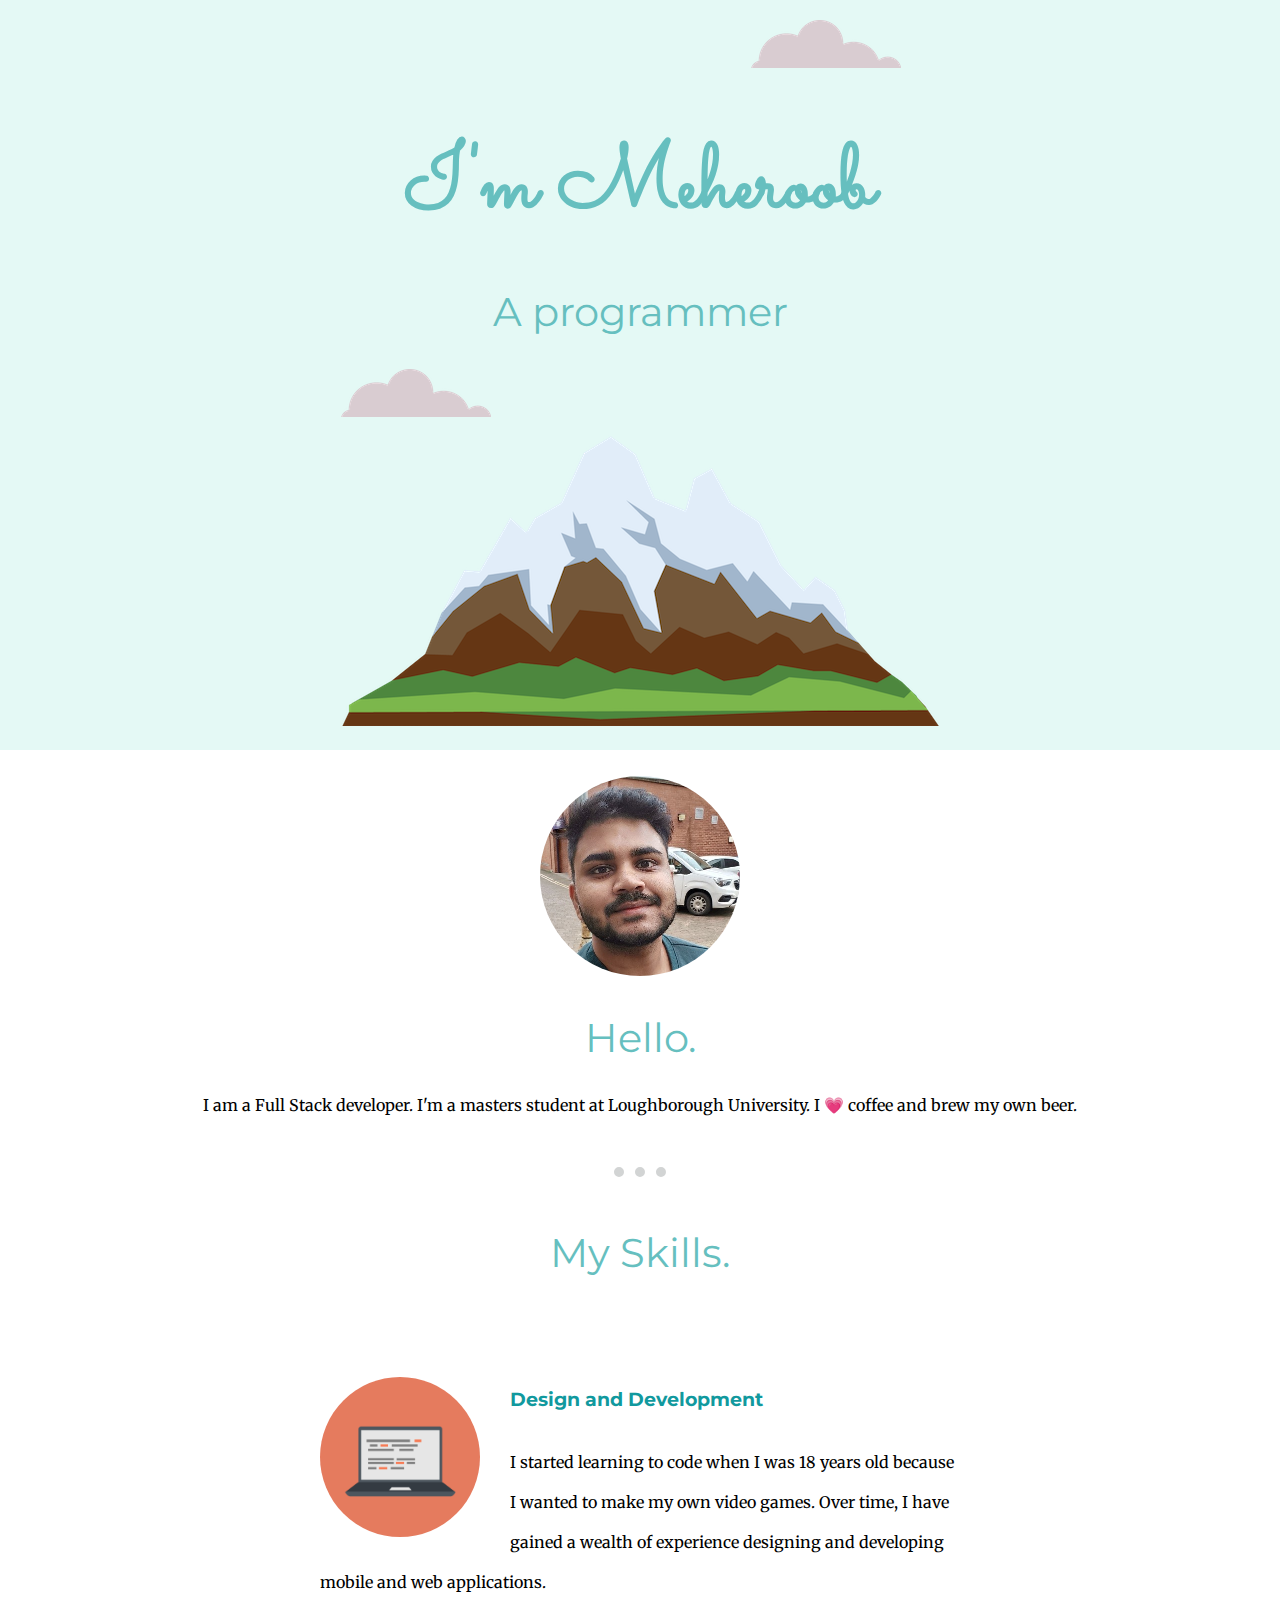
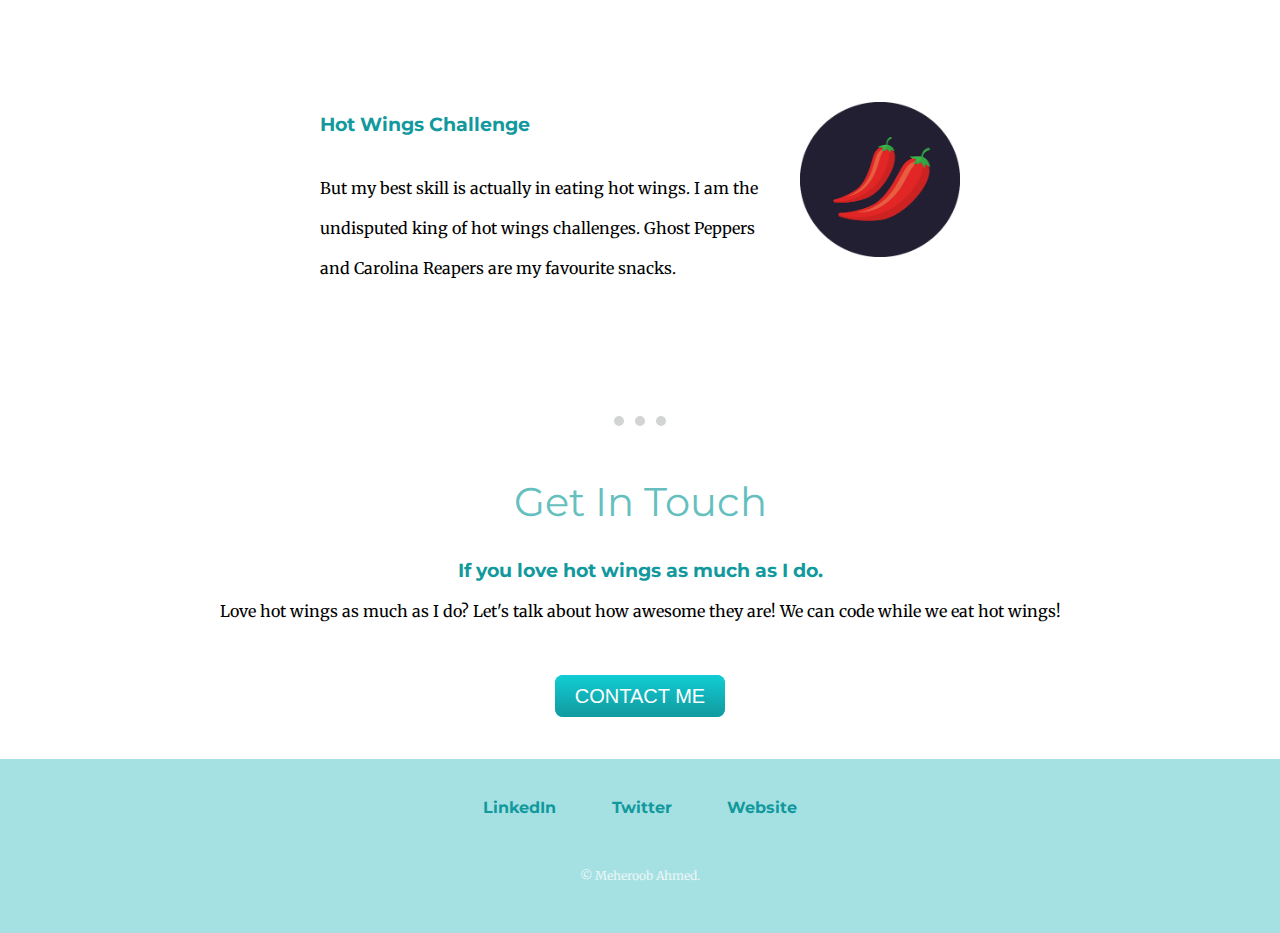
<file: index.html>
<!DOCTYPE html>
<html lang="en">
<head>
    <title>CSS - My Site</title>
    <link rel="stylesheet" href="css/style.css">
    <link rel="icon" href="favicon.ico">

    <link rel="preconnect" href="https://fonts.googleapis.com">
    <link rel="preconnect" href="https://fonts.gstatic.com" crossorigin>

    <link href="https://fonts.googleapis.com/css2?family=Merriweather&family=Montserrat&family=Sacramento&display=swap" rel="stylesheet">

</head>

<body>

<div class="topContainer">
    <img class="top-cloud" src="images/cloud.png" alt="cloud-img">
    <h1>I'm Meheroob</h1>
    <h2>A programmer</h2>
    <img class="bottom-cloud" src="images/cloud.png" alt="cloud-img">
    <img src="images/mountain.png" alt="mountain-img">
</div>


<div class="middle-container">
    <div class="profile">
    <img src="images/meheroob.jpg" alt="meheroob" class="mypic">
    <h2>Hello.</h2>
    <p>I am a Full Stack developer. I'm a masters student at Loughborough University. I 💗 coffee and brew my own beer.</p>
  </div>
  <hr>
  <div class="skills">
    <h2>My Skills.</h2>

    <div class="skill-row">
      <img class="computer_image" src="images/computer.png" alt="computer">
      <h3>Design and Development</h3>
      <p>I started learning to code when I was 18 years old because I wanted to make my own video games. Over time, I have gained a wealth of experience designing and developing mobile and web applications.</p>
    </div>

    <div class="skill-row">
      <img class="chillies_image" src="images/chillies.png" alt="chillies">
      <h3>Hot Wings Challenge</h3>
      <p>But my best skill is actually in eating hot wings. I am the undisputed king of hot wings challenges. Ghost Peppers and Carolina Reapers are my favourite snacks.</p>
    </div>

  </div>

  
  <hr>

  <div class="contact-me">
    <h2>Get In Touch</h2>
    <h3>If you love hot wings as much as I do.</h3>
    <p class="wings-para">Love hot wings as much as I do? Let's talk about how awesome they are! We can code while we eat hot wings!</p>
    <a class="btn" href="mailto:meheroobahmed@gmail.com">CONTACT ME</a>
  </div>
</div>


<div class="bottom-container">
  <a class="footer-link" href="https://www.linkedin.com/">LinkedIn</a>
  <a class="footer-link" href="https://twitter.com/">Twitter</a>
  <a class="footer-link" href="https://www.appbrewery.co/">Website</a>
  <p class="copyright">© Meheroob Ahmed.</p>
</div>

</div>
<script src="javascript/myscript.js"></script>
</body>
</html>
</file>
<file: css/style.css>
body {
    margin: 0;
    font-family: 'Merriweather', serif;
    text-align: center;
}


h1{
    /* every 16px = 100% 
    OR 1em = 100 %
    So, we want 90px = 562.5% or 5.625em
    rem specifies to ignore parent(body or anything) and stay unaffected.
    */
    color: #66BFBF;
    font-size: 5.625rem; 
    margin: 50px auto 0 auto;
    font-family: 'Sacramento', cursive;
}

h2{
    color: #66BFBF;
    font-family: 'Montserrat', sans-serif;
    font-size: 2.5rem;
    font-weight: normal;
}

h3{
    color: #11999E;
    font-family: 'Montserrat', sans-serif;
}

hr{
    margin: 4% 48% 4% 48%;
    border: none;
    border-top: dotted 10px;
    border-color: #d2d4d4;
}

/***** CLASSES *****/

.topContainer{
    background-color: #E4F9F5;
    padding: 20px;
}

.middle-container{
    background-color: white;
    padding-top: 2%;
    padding-bottom: 2%;
}

.bottom-container{
    background-color: #a5e1e3;
    padding-top: 3%;
    padding-bottom: 3%;
}

.top-cloud{
    position: relative;
    margin-left: 30%;
}

.bottom-cloud{
    position: absolute;
}

.mypic{
    border-radius: 50%;
    height: 200px;
}

.computer_image{
    width: 25%;
    border-radius: 50%;
    margin-right: 30px;
    float: left;
}

.chillies_image{
    width: 25%;
    margin-left: 30px;
    float: right;
}

.footer-link{
    text-decoration: none;
    color: #11999E;
    margin-left: 2%;
    margin-right: 2%;
    font-family: 'Montserrat', sans-serif;
    font-weight: bold;
}

.copyright{
    padding-top:3%;
    color: #EAF6F6;
    font-size: 0.75rem;
}

.skills{
    margin:0 auto 10% auto;
}

.skill-row{
    width: 50%;
    margin: 100px auto 100px auto;
    text-align: left;
    line-height: 2.5;
}

.contact-me{
    margin-bottom: 2%;
}

.btn {
    background: #11cdd4;
    background-image: -webkit-linear-gradient(top, #11cdd4, #11999e);
    background-image: -moz-linear-gradient(top, #11cdd4, #11999e);
    background-image: -ms-linear-gradient(top, #11cdd4, #11999e);
    background-image: -o-linear-gradient(top, #11cdd4, #11999e);
    background-image: linear-gradient(to bottom, #11cdd4, #11999e);
    -webkit-border-radius: 8;
    -moz-border-radius: 8;
    border-radius: 8px;
    font-family: Arial;
    color: #ffffff;
    font-size: 20px;
    padding: 10px 20px 10px 20px;
    text-decoration: none;
  }
  
  .btn:hover {
    background: #30e3cb;
    background-image: -webkit-linear-gradient(top, #30e3cb, #2bc4ad);
    background-image: -moz-linear-gradient(top, #30e3cb, #2bc4ad);
    background-image: -ms-linear-gradient(top, #30e3cb, #2bc4ad);
    background-image: -o-linear-gradient(top, #30e3cb, #2bc4ad);
    background-image: linear-gradient(to bottom, #30e3cb, #2bc4ad);
    text-decoration: none;
  }


.wings-para{
    margin-bottom: 5%;
}
</file>
